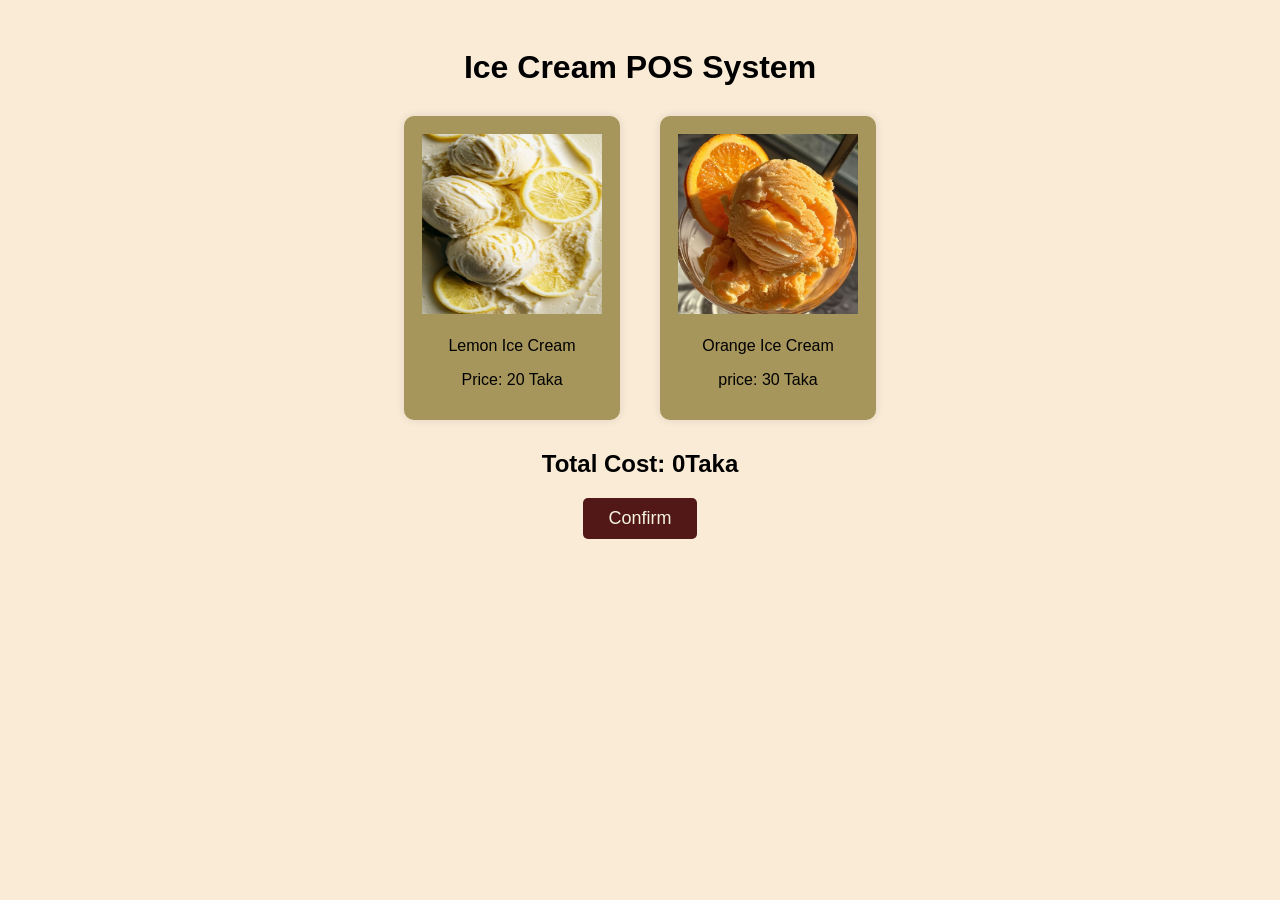
<file: POS System/index.html>
<!DOCTYPE html>
<html lang="en">
<head>
    <meta charset="UTF-8">
    <meta name="viewport" content="width=device-width, initial-scale=1.0">
    <title>IceCream POS System</title>
    <link rel="stylesheet" href="style.css">

</head>
<body>
    <h1>Ice Cream POS System </h1>
    <div class="container">
        <div class="item">
            <img src="images/lemon.jpg" alt="Lemon Ice Cream" onclick="addPrice(20)">
            <p>Lemon Ice Cream</p>
            <p>Price: 20 Taka</p>
        </div>
        <div class="item">
            <img src="images/orange.jpg" alt="Orange Ice Cream" onclick="addPrice(30)">
            <p>Orange Ice Cream</p>
            <p>price: 30 Taka</p>
        </div>
    </div>

    <div class="total">
        Total Cost: <span id="total">0</span>Taka
    </div>
    <button onclick="confirmOrder()">Confirm</button>
    <div id="message"></div>
   <script src="script.js"></script> 
</body>
</html>
</file>
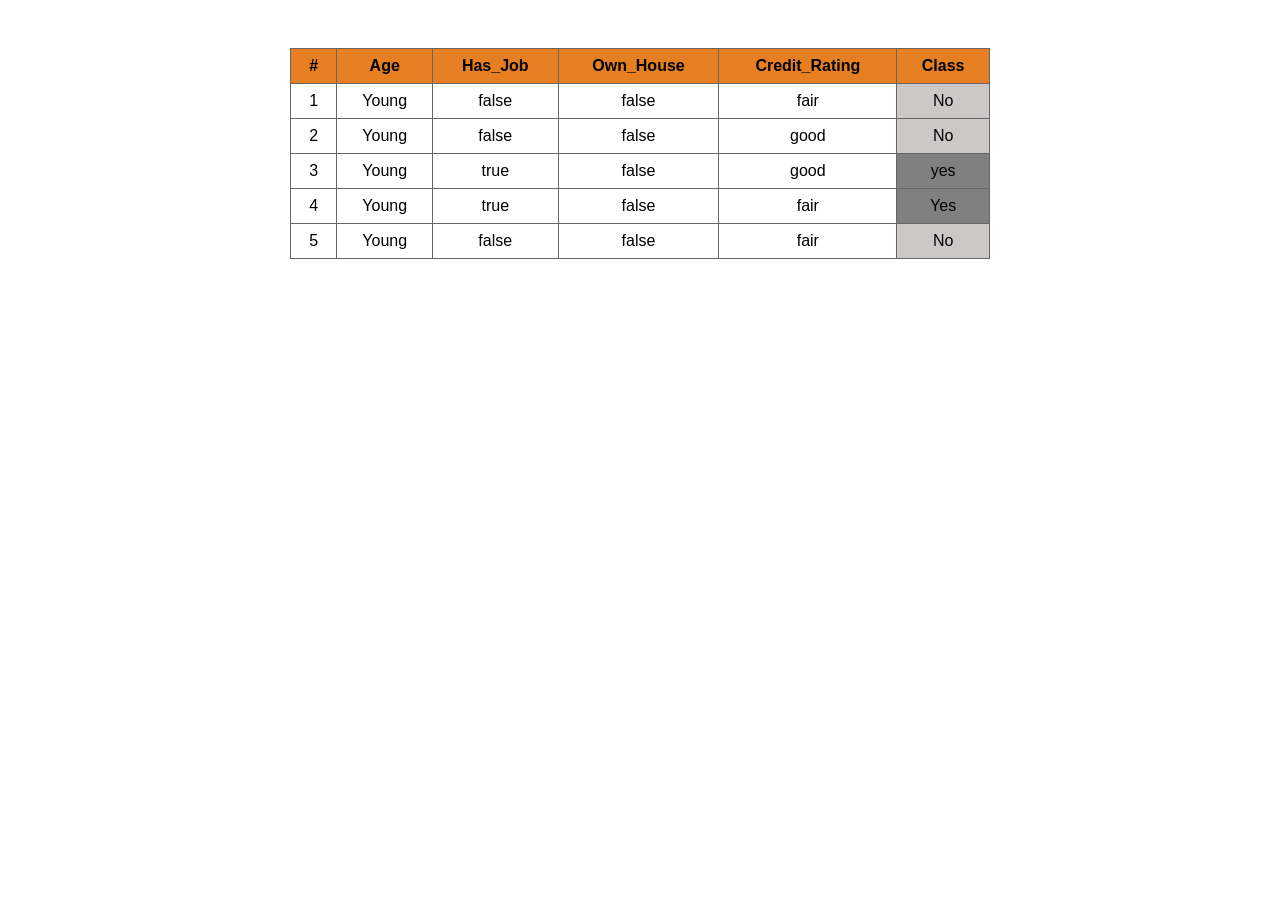
<file: Practise table /index.html>
<!DOCTYPE html>
<html lang="en">
<head>
    <meta charset="UTF-8">
    <meta name="viewport" content="width=device-width, initial-scale=1.0">
    <title>Document</title>
    <link rel="stylesheet" href="style.css">
</head>
<body>
    <table>
        <tr>
            <th>#</th>
            <th>Age</th>
            <th>Has_Job</th>
            <th>Own_House</th>
            <th>Credit_Rating</th>
            <th>Class</th>
        </tr>
        <tr>
            <td>1</td>
            <td>Young</td>
            <td>false</td>
            <td>false</td>
            <td>fair</td>
            <td class="no">No</td>
        </tr>
        <tr>
            <td>2</td>
            <td>Young</td>
            <td>false</td>
            <td>false</td>
            <td>good</td>
            <td class="no">No</td>
        </tr>

        <tr> 
            <td>3</td>
            <td>Young</td>
            <td>true</td>
            <td>false</td>
            <td>good</td>
            <td class="yes">yes</td>
        </tr>

        <tr>
            <td>4</td>
            <td>Young</td>
            <td>true</td>
            <td>false</td>
            <td>fair</td>
            <td class="yes">Yes</td>
        </tr>
        <tr>
            <td>5</td>
            <td>Young</td>
            <td>false</td>
            <td>false</td>
            <td>fair</td>
            <td class="no">No</td>
        </tr>


    </table>
</body>
</html>
</file>
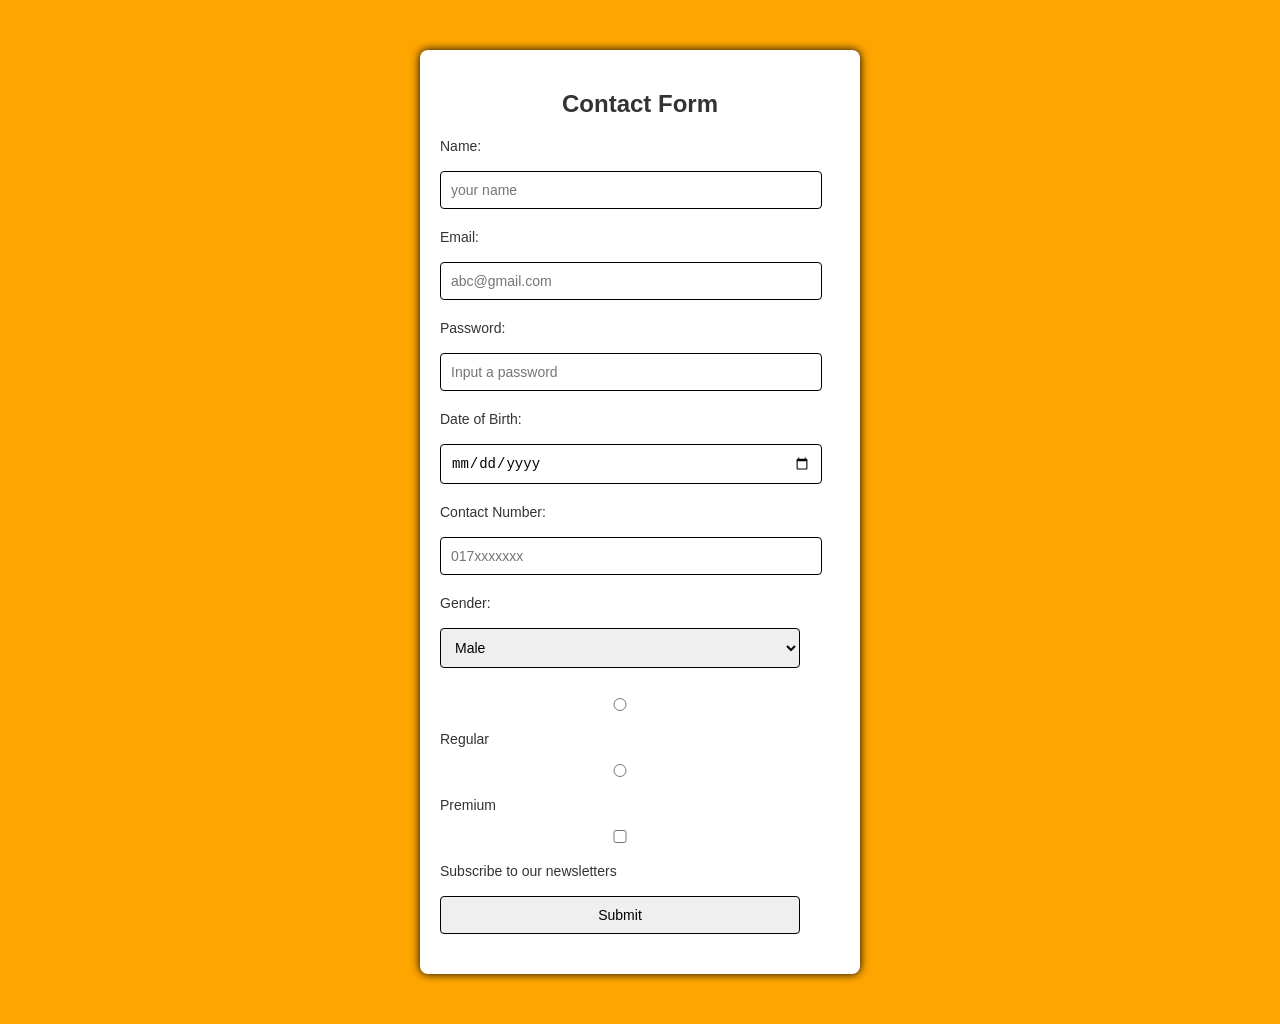
<file: simple_drafts/index.html>
<!DOCTYPE html>

<head>
    <link rel="stylesheet" href="style.css">
   <title>Registration Form</title>
</head>
<body>
    <div class="form-container">
        <h2>Contact Form</h2>
        <form action="">
            <label for="name">Name:</label>
            <input type="text" id="name" name="name" placeholder="your name" required>
            <label for="email">Email:</label>
            <input type="email" id="email" name="email" placeholder="abc@gmail.com" required>
            <label for="password">Password:</label>
            <input type="password" id="password" name="password" placeholder="Input a password" required>
            <label for="Date of Birth">Date of Birth:</label>
            <input type="date" id="birthdate" name="birthdate" required>
            <label for="phone">Contact Number:</label>
            <input type="tel" id="phone" name="phone" placeholder="017xxxxxxx" required>
            <label for="gender">Gender:</label>
            <select name="gender" id="gender">
                <option value="Male">Male</option>
                <option value="Female">Female</option>
                <option value="Other">Other</option>
            </select>
            <input type="radio" name="member"  id="member"><label for="">Regular</label>
            <input type="radio" name="member" id="member"><label for="Premium">Premium</label>
            <input type="checkbox"> <label for="newsletter">Subscribe to our newsletters</label>
            <input type="submit">

        </form>

    </div>
</body>
</html>
</file>
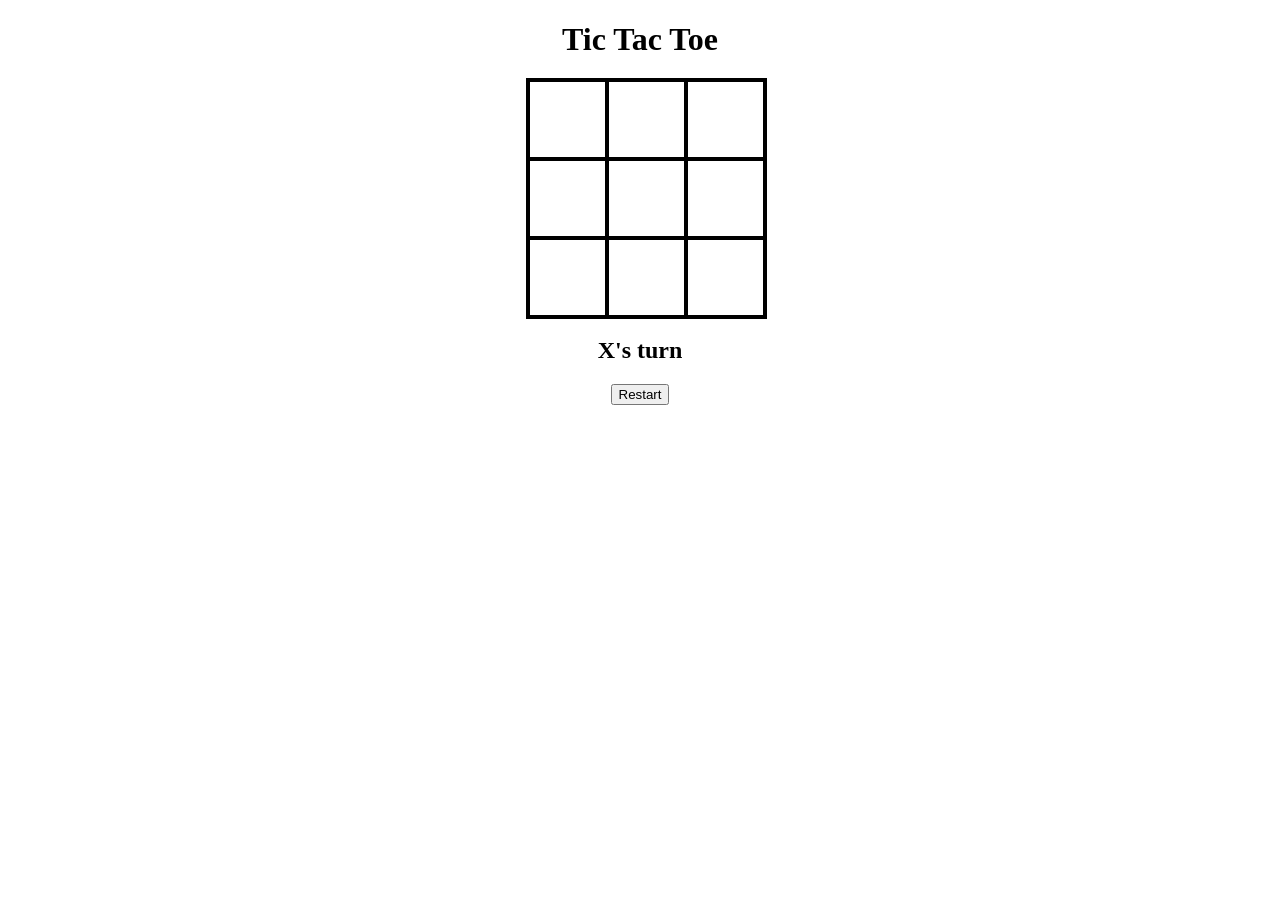
<file: tic tac toe/index.html>
<!DOCTYPE html>
<html lang="en">
<head>
    <meta charset="UTF-8">
    <meta http-equiv="X-UA-Compatible" content="IE=edge">
    <meta name="viewport" content="width=device-width, initial-scale=1.0">
    <title>Tic Tac Toe</title>
    <link rel="stylesheet" href="style.css">
</head>
<body>
    <div id="gameContainer">
        <h1>Tic Tac Toe</h1>
        <div id="cellContainer">
            <div cellIndex="0" class="cell"></div>
            <div cellIndex="1" class="cell"></div>
            <div cellIndex="2" class="cell"></div>
            <div cellIndex="3" class="cell"></div>
            <div cellIndex="4" class="cell"></div>
            <div cellIndex="5" class="cell"></div>
            <div cellIndex="6" class="cell"></div>
            <div cellIndex="7" class="cell"></div>
            <div cellIndex="8" class="cell"></div>
        </div>
        <h2 id="statusText"></h2>
        <button id="restartBtn">Restart</button>
    </div>
    <script src="script.js"></script>
</body>
</html>
</file>
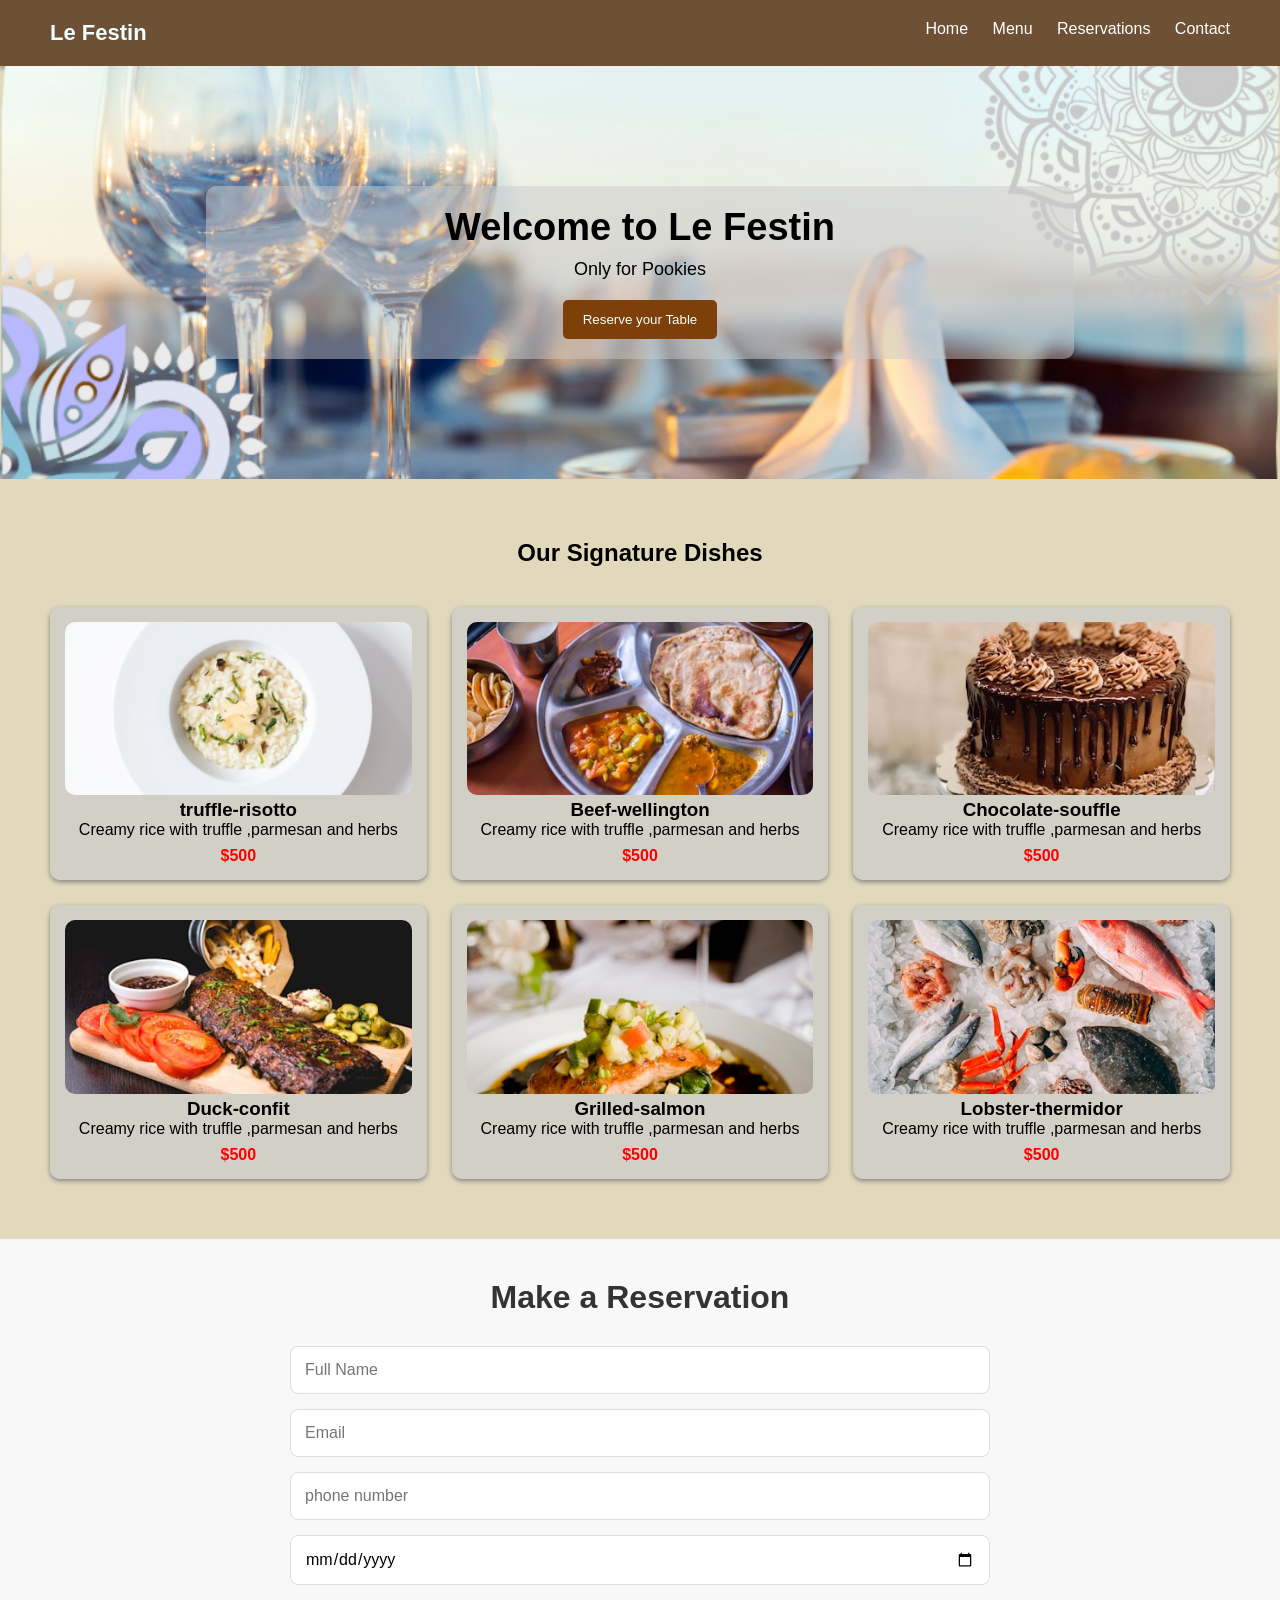
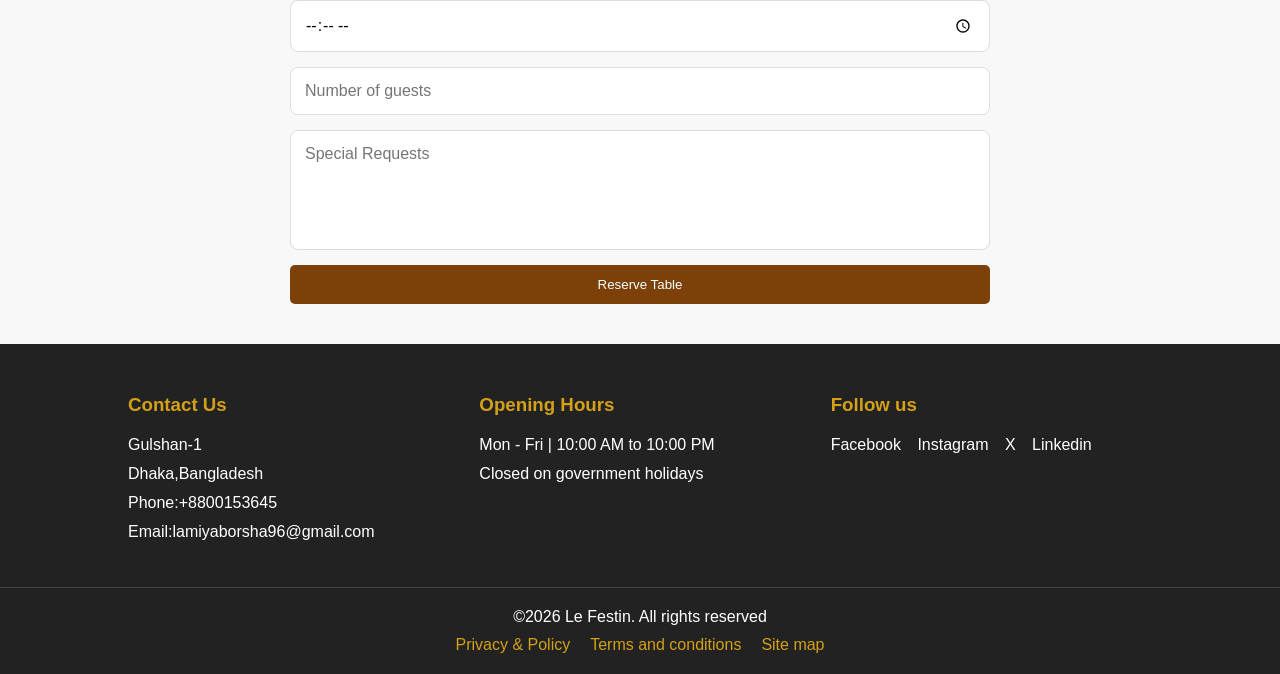
<file: web/index.html>
<!DOCTYPE html>
<html lang="en">
<head>
   
    <title>Le Festin</title>
    <link rel="stylesheet" href="style.css">

</head>
<body>
    <header class="navbar">
        <div class="logo">Le Festin</div>
        <nav>
            <a href="#">Home</a>
            <a href="#">Menu</a>
            <a href="#">Reservations</a>
            <a href="#">Contact</a>
                
        </nav>
    </header>
    <section class="hero">
        <div class="hero-content">
            <h1>Welcome to Le Festin</h1>
            <p>Only for Pookies</p>
            <button class="btn">Reserve your Table</button>
        </div>

    </section>

    <section class="Menu-section">
        <h2>Our Signature Dishes</h2>
        <div class="menu-grid">
           <div class="menu-card">
            <img src="images/truffle-risotto.jpg" alt="">
            <h3>truffle-risotto</h3>
            <p>Creamy rice with truffle ,parmesan and herbs</p>
            <span class="price">$500</span>
           </div>
           <div class="menu-card">
             <img src="images/beef-wellington.jpg" alt="">
            <h3>Beef-wellington</h3>
            <p>Creamy rice with truffle ,parmesan and herbs</p>
            <span class="price">$500</span>
           </div>
           <div class="menu-card"> <img src="images/chocolate-souffle.jpg" alt="">
            <h3>Chocolate-souffle</h3>
            <p>Creamy rice with truffle ,parmesan and herbs</p>
            <span class="price">$500</span>
        </div>
           <div class="menu-card">
             <img src="images/duck-confit.jpg" alt="">
            <h3>Duck-confit</h3>
            <p>Creamy rice with truffle ,parmesan and herbs</p>
            <span class="price">$500</span>
           </div>
           <div class="menu-card">
             <img src="images/grilled-salmon.jpg" alt="">
            <h3>Grilled-salmon</h3>
            <p>Creamy rice with truffle ,parmesan and herbs</p>
            <span class="price">$500</span>
           </div>
           <div class="menu-card">
             <img src="images/lobster-thermidor.jpg" alt="">
            <h3>Lobster-thermidor</h3>
            <p>Creamy rice with truffle ,parmesan and herbs</p>
            <span class="price">$500</span>
           </div>

        </div>


    </section>
    
   <section class="reservation-section">
    <h2>Make a Reservation</h2>

    <form class="reservation-form">
        <input type="text" placeholder="Full Name">
        <input type="email" placeholder="Email">
        <input type="tel" placeholder="phone number">
        <input type="date">
        <input type="time">
        <input type="number" placeholder="Number of guests">
        <textarea placeholder="Special Requests"></textarea>
        <button class="btn">Reserve Table</button>

    </form>
   </section>

   <footer class="footer">
    <div class="footer-container">
     <div class="footer-column">
        <h3>Contact Us</h3>
        <p>Gulshan-1  <br>Dhaka,Bangladesh</p> 
        <p>Phone:+8800153645</p>
        <p>Email:lamiyaborsha96@gmail.com</p>
    </div>
     <div class="footer-column">
        <h3>Opening Hours</h3>
        <p>Mon - Fri | 10:00 AM to 10:00 PM</p>
        <p>Closed on government holidays</p>
     </div>
     <div class="footer-column">
        <h3>Follow us</h3>
        <p> <a href="#">Facebook</a>
             <a href="#">Instagram</a>
             <a href="#">X</a>
             <a href="#">Linkedin</a>
        </p>
       
     </div>

    </div>
    <div class="footer-bottom">
        <p>&copy;2026 Le Festin. All rights reserved</p>
        <a href="#">Privacy & Policy</a><a href="#">Terms and conditions</a><a href="#">Site map</a>
    </div>
   </footer>

</body>
</html>
</file>
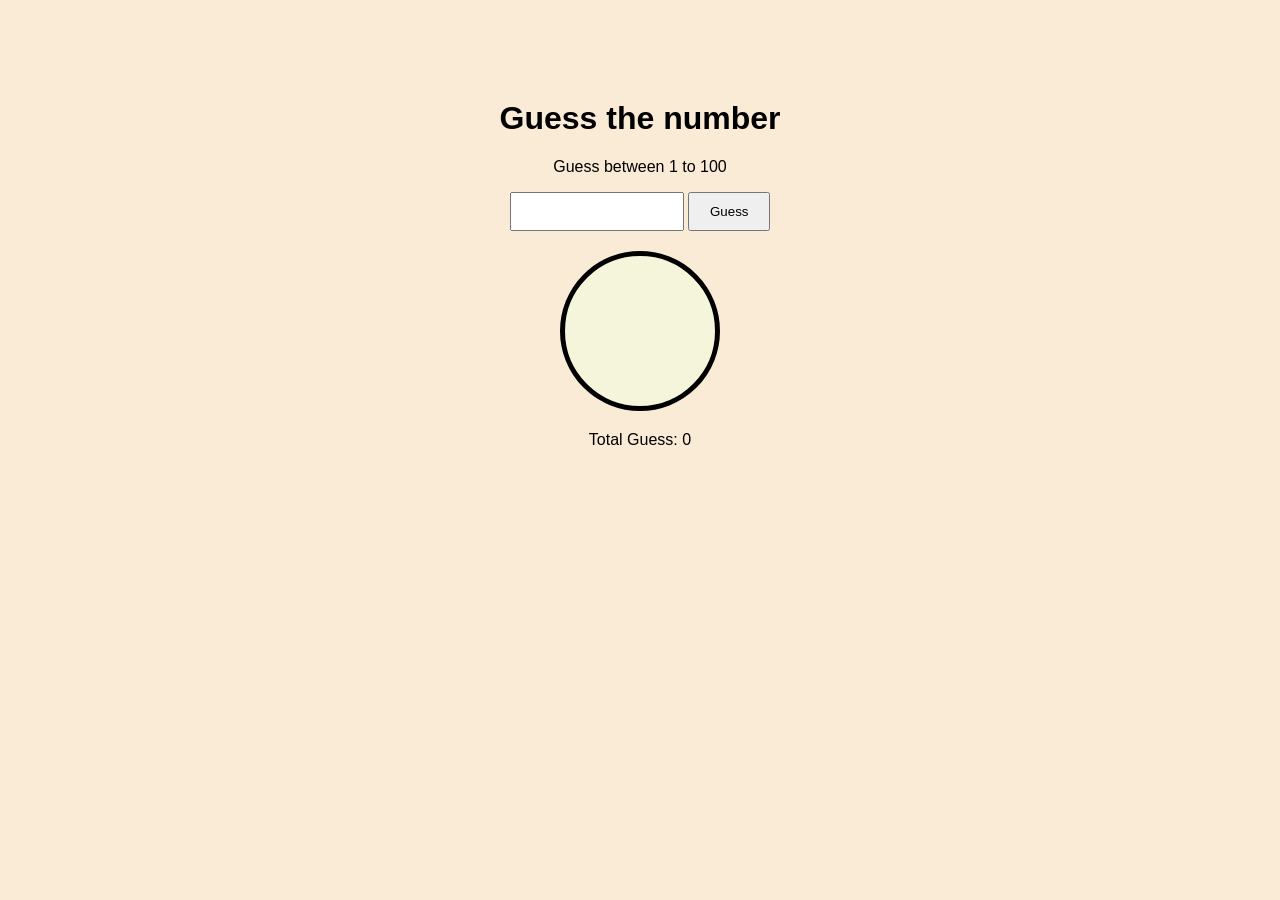
<file: Number Guessing Game/guessing game/index.html>
<!DOCTYPE html>
<html lang="en">
<head>
    <link rel="stylesheet" href="style.css">
    <title>Document</title>
</head>
<body>
    <div class="container">
        <h1>Guess the number</h1>
        <p>Guess between 1 to 100</p>
        <input type="number" id="guessInput">
        <button onclick="checkGuess()"> Guess </button>
        <h2 id="message"></h2>
        <div id="light"></div>
        <p>Total Guess: <span id="count">0</span></p>
    </div>
    <script src="script.js"></script>
</body>
</html>
</file>
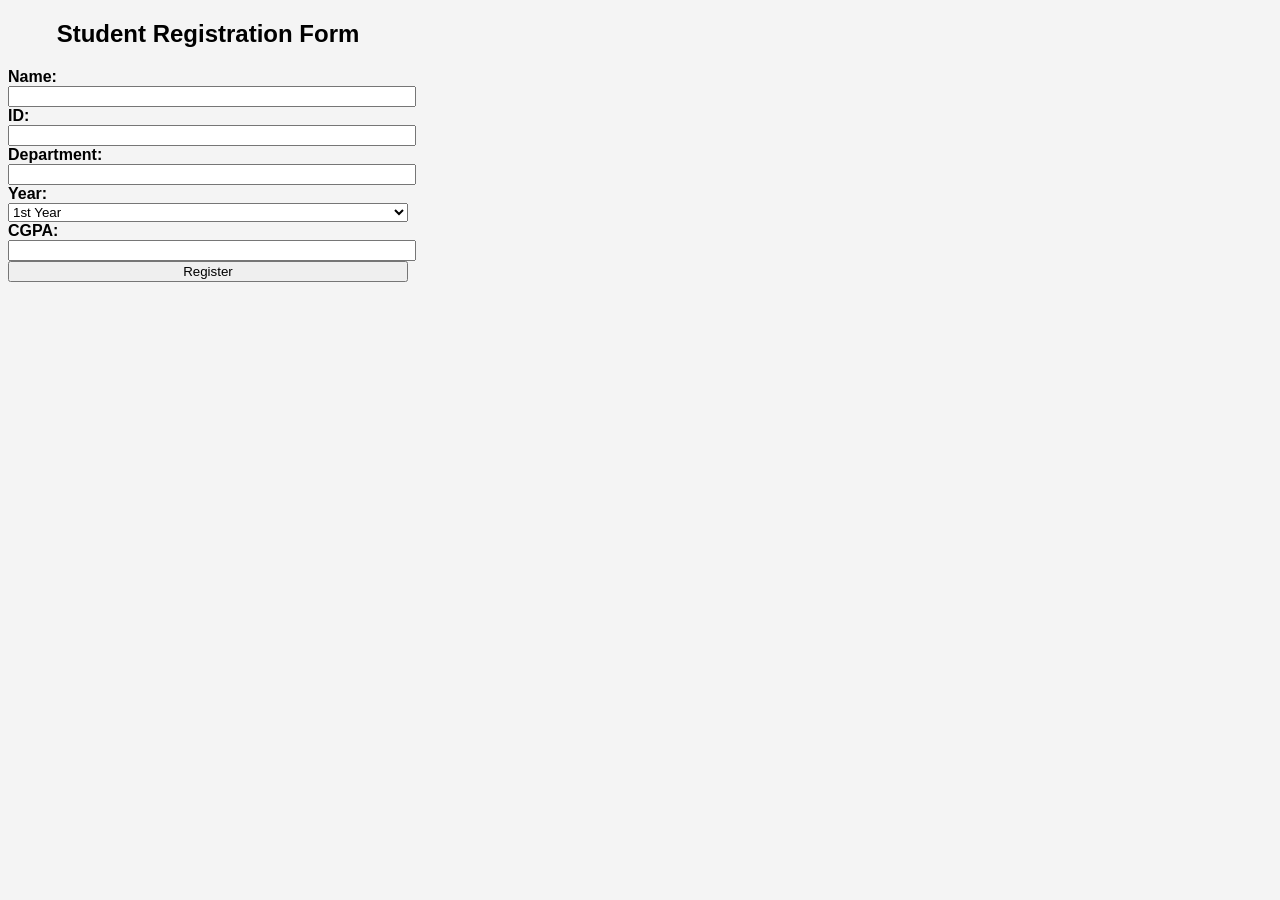
<file: Practise table /Registration form/index.html>
<!DOCTYPE html>
<head>
    <title>Registration Form</title>
    <link rel="stylesheet" href="style.css">
</head>
<body>
    <div class="container">
    <h2>Student Registration Form</h2>

    <form>
        <label for="name">Name:</label>
        <input type="text" id="name" name="name">

        <label for="id">ID:</label>
        <input type="text" id="id" name="id">

        <label for="department">Department:</label>
        <input type="text" id="department" name="department">

        <label for="year">Year:</label>
        <select id="year" name="year">
            <option>1st Year</option>
            <option>2nd Year</option>
            <option>3rd Year</option>
            <option>4th Year</option>
        </select>

        <label for="cgpa">CGPA:</label>
        <input type="text" id="cgpa" name="cgpa">

        <input type="submit" value="Register">
    </form>
</div>
</body>
</html>
</file>
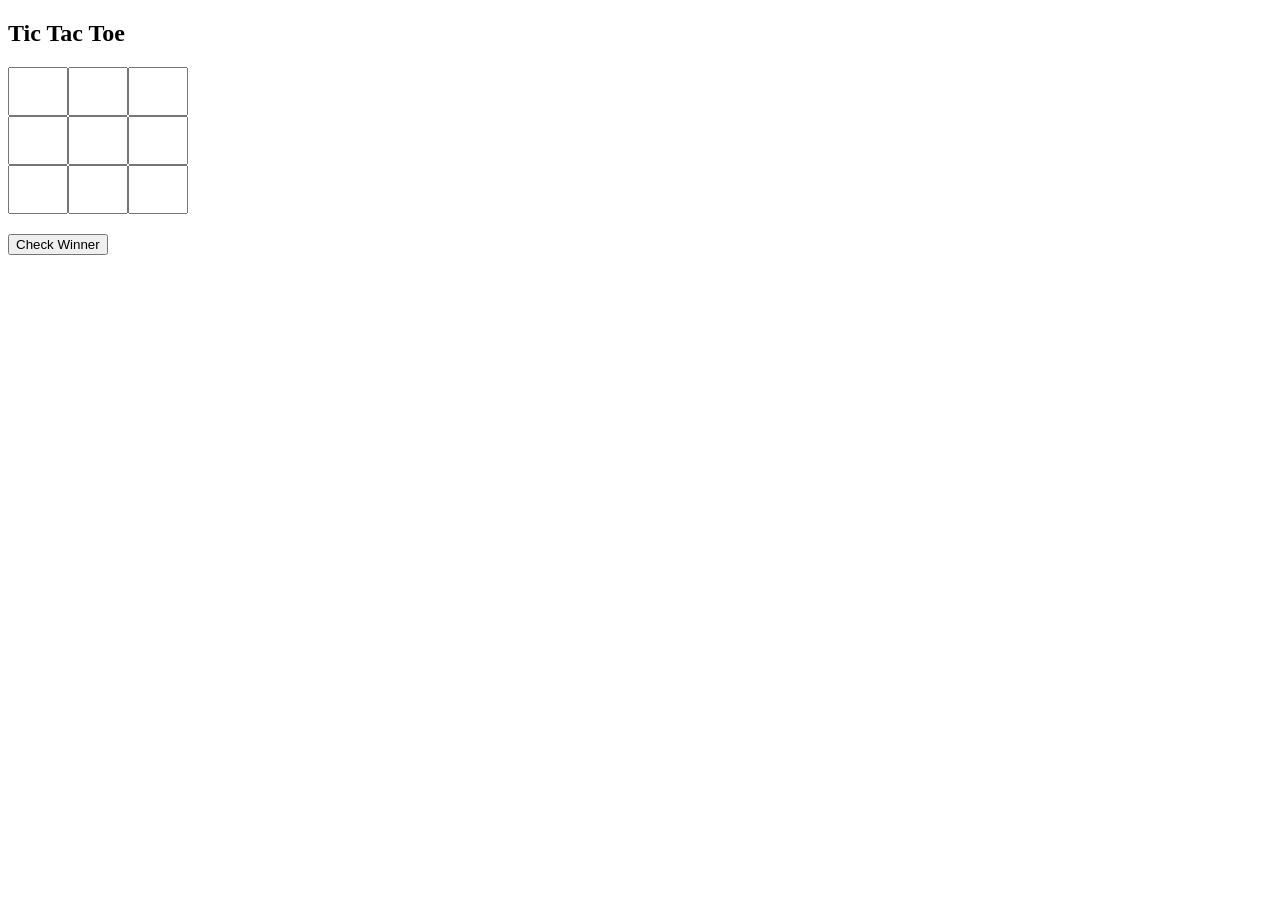
<file: tic tac toe/xm ready tic tac toe/index.html>
<!DOCTYPE html>
<html>
<head>
    <title>Tic Tac Toe</title>
    <link rel="stylesheet" href="style.css">
</head>
<body>

<h2>Tic Tac Toe</h2>

<div class="board">
    <input type="text" maxlength="1" class="cell">
    <input type="text" maxlength="1" class="cell">
    <input type="text" maxlength="1" class="cell">

    <input type="text" maxlength="1" class="cell">
    <input type="text" maxlength="1" class="cell">
    <input type="text" maxlength="1" class="cell">

    <input type="text" maxlength="1" class="cell">
    <input type="text" maxlength="1" class="cell">
    <input type="text" maxlength="1" class="cell">
</div>

<button onclick="checkWinner()">Check Winner</button>

<p id="result"></p>

<script src="script.js"></script>

</body>
</html>
</file>
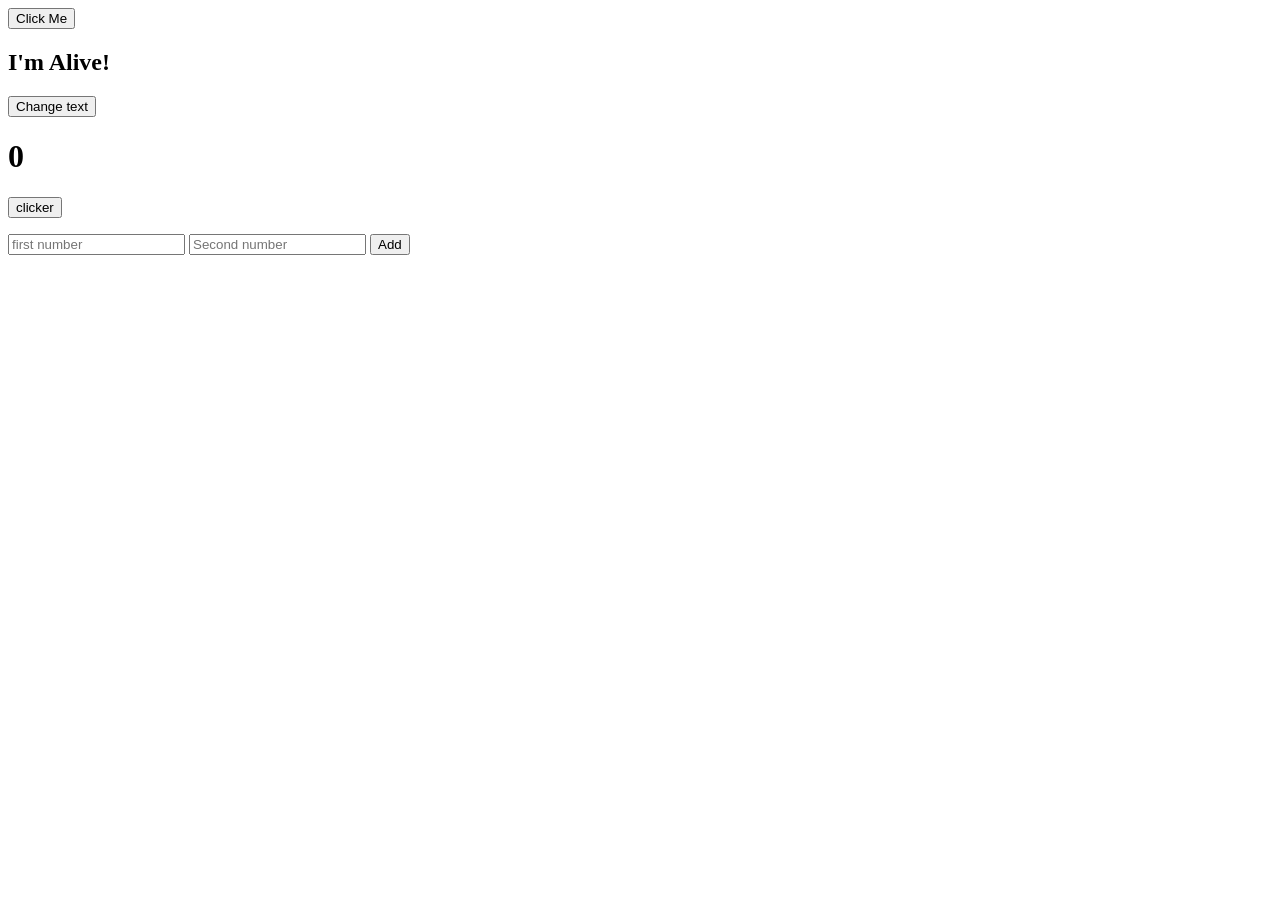
<file: simple_drafts/lecture3/JavaBasics/index.html>
<!DOCTYPE html>
<html lang="en">
<head>
    <meta charset="UTF-8">
    <meta name="viewport" content="width=device-width, initial-scale=1.0">
    <title>Document</title>
</head>
<body>

    <button onclick="showMessage()">Click Me</button>
    <h2 id="text">I'm Alive!</h2>
    <button onclick="toggleText()">Change text</button>
    <h1 id="clicker">0</h1>
    <button onclick="counter()">clicker</button>
    <p id="result"></p>
    <input type="number" id="num1" placeholder="first number">
    <input type="number" id="num2" placeholder="Second number">
    <button onclick="add()">Add</button>
    <script src="script.js"></script>


</body>
</html>
</file>
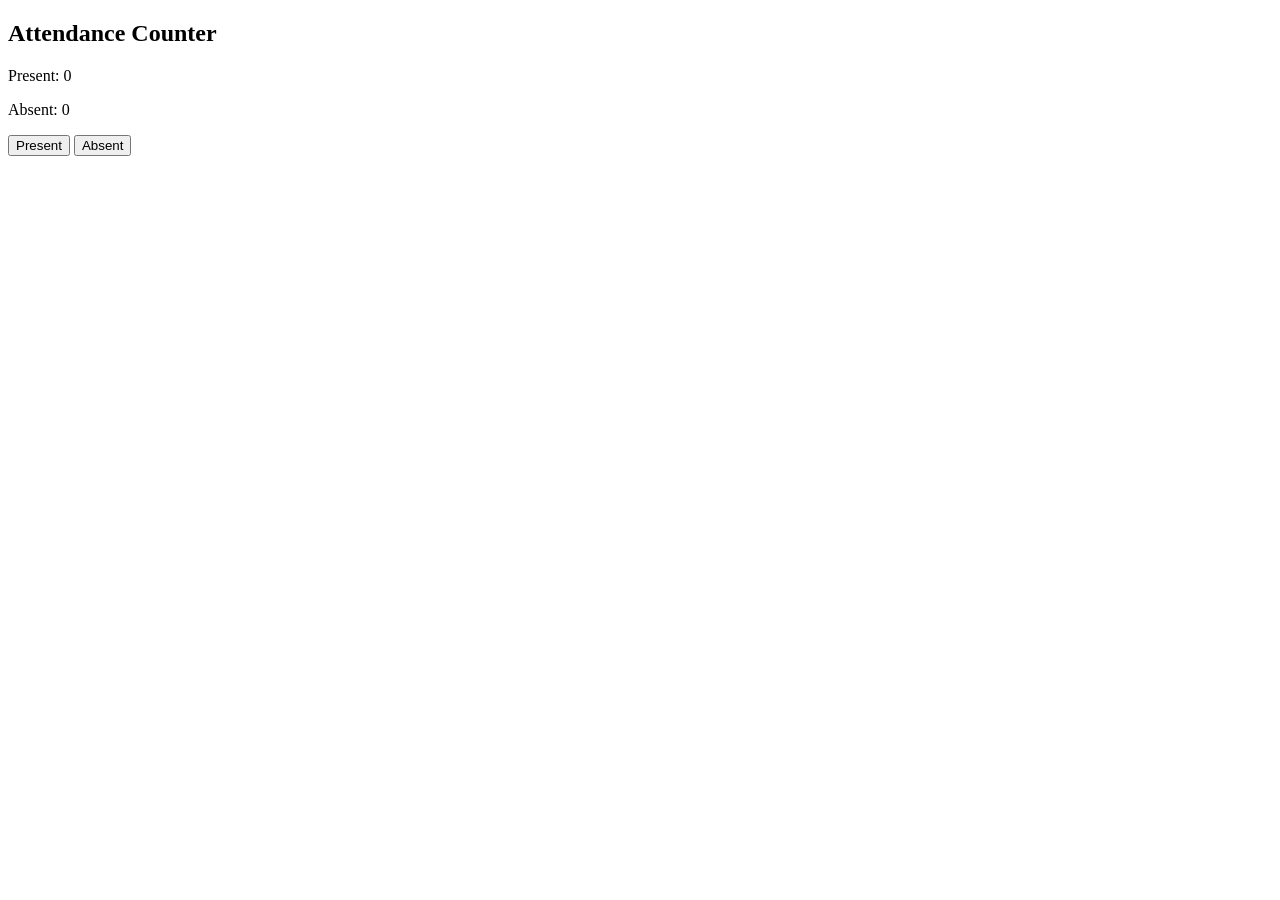
<file: final/attendance_counter.html>
<!DOCTYPE html>
<html>
<head>
    <title>Attendance Counter</title>
</head>
<body>

<h2>Attendance Counter</h2>

<p>Present: <span id="present">0</span></p>
<p>Absent: <span id="absent">0</span></p>

<button onclick="addPresent()">Present</button>
<button onclick="addAbsent()">Absent</button>

<script>
let present = 0;
let absent = 0;

function addPresent() {
    present++;
    document.getElementById("present").textContent = present;
}

function addAbsent() {
    absent++;
    document.getElementById("absent").textContent = absent;
}
</script>

</body>
</html>
</file>
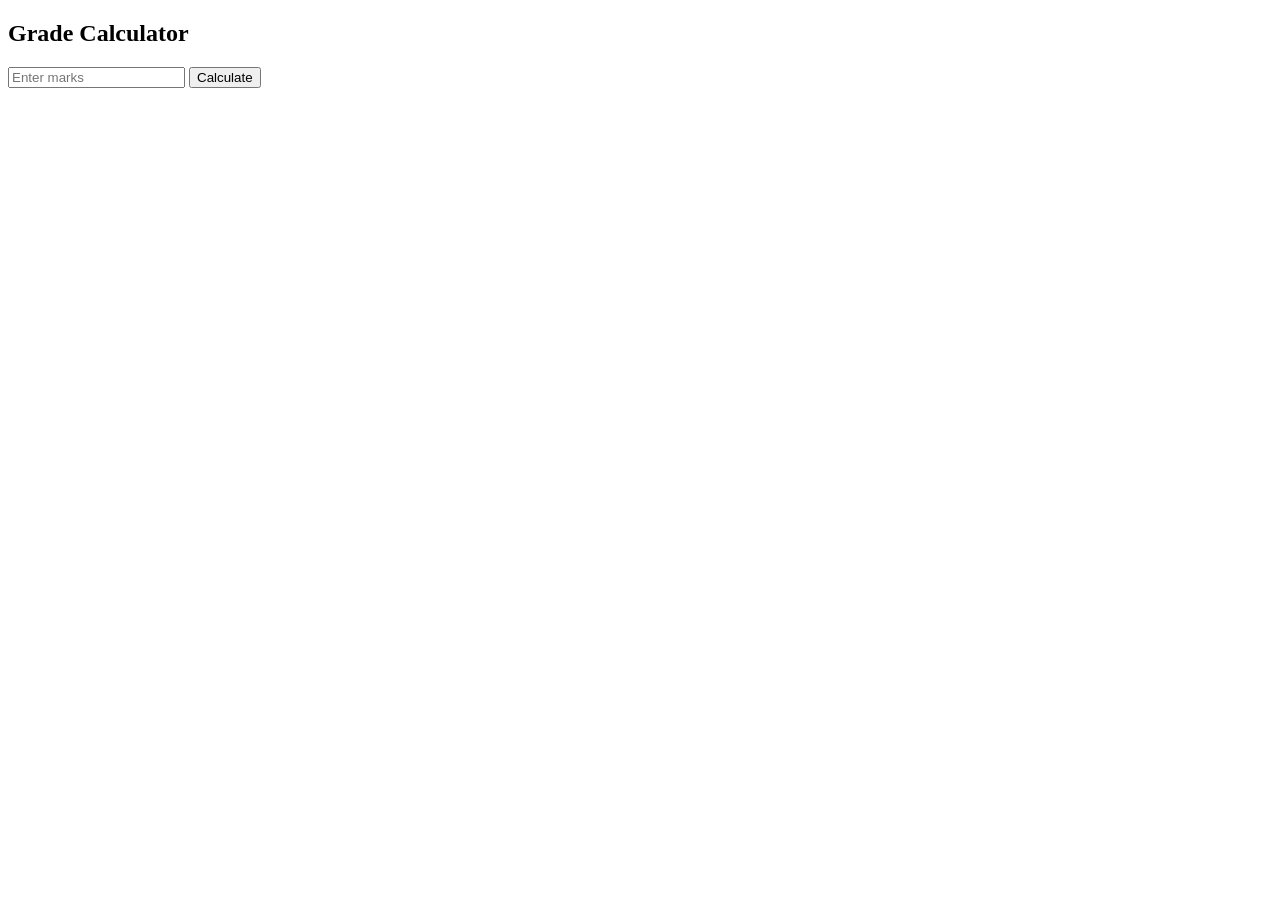
<file: final/grade_calculator.html>
<!DOCTYPE html>
<html>
<head>
    <title>Grade Calculator</title>
</head>
<body>

<h2>Grade Calculator</h2>

<input type="number" id="marks" placeholder="Enter marks">
<button onclick="calculateGrade()">Calculate</button>

<p id="result"></p>

<script>
function calculateGrade() {
    let marks = Number(document.getElementById("marks").value);
    let result = document.getElementById("result");

    if (marks < 0 || marks > 100 || isNaN(marks)) {
        result.textContent = "Invalid marks";
    }
    else if (marks >= 80) {
        result.textContent = "Grade: A+";
    }
    else if (marks >= 70) {
        result.textContent = "Grade: A";
    }
    else if (marks >= 60) {
        result.textContent = "Grade: B";
    }
    else if (marks >= 50) {
        result.textContent = "Grade: C";
    }
    else if (marks >= 40) {
        result.textContent = "Grade: D";
    }
    else {
        result.textContent = "Grade: F";
    }
}
</script>

</body>
</html>
</file>
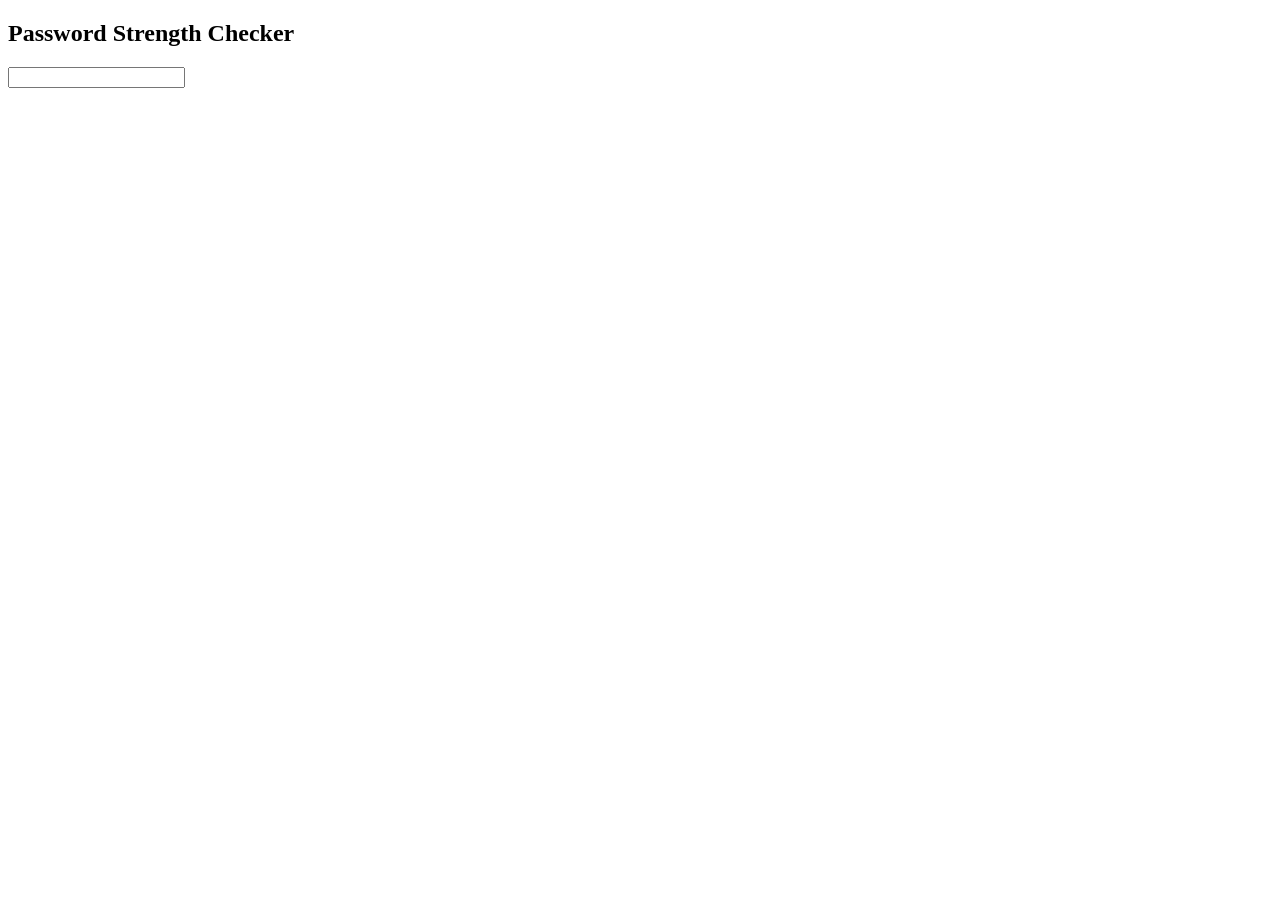
<file: final/password_strength_checker.html>
<!DOCTYPE html>
<html>
<head>
    <title>Password Strength Checker</title>
</head>
<body>

<h2>Password Strength Checker</h2>

<input type="password" id="password" oninput="checkStrength()">
<p id="result"></p>

<script>
function checkStrength() {
    let password = document.getElementById("password").value;
    let result = document.getElementById("result");

    if (password.length < 6) {
        result.textContent = "Weak";
    }
    else if (password.length < 10) {
        result.textContent = "Medium";
    }
    else if (
        /[A-Z]/.test(password) &&
        /[a-z]/.test(password) &&
        /[0-9]/.test(password) &&
        /[^A-Za-z0-9]/.test(password)
    ) {
        result.textContent = "Strong";
    }
    else {
        result.textContent = "Medium";
    }
}
</script>

</body>
</html>
</file>
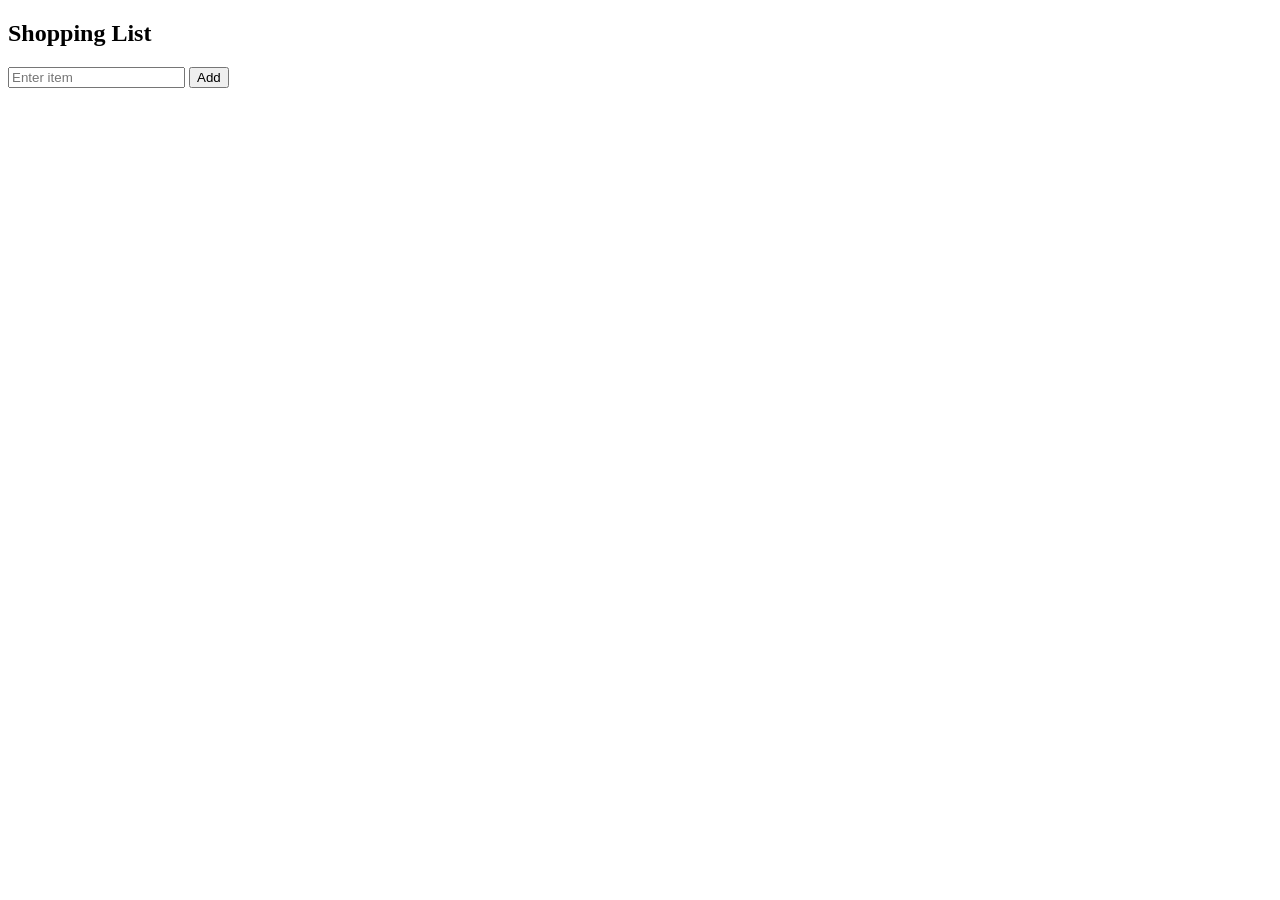
<file: final/shopping_list.html>
<!DOCTYPE html>
<html>
<head>
    <title>Shopping List</title>
</head>
<body>

<h2>Shopping List</h2>

<input type="text" id="item" placeholder="Enter item">
<button onclick="addItem()">Add</button>

<ul id="list"></ul>

<script>
function addItem() {
    let input = document.getElementById("item");
    let item = input.value;

    if (item === "") {
        alert("Please enter an item");
        return;
    }

    let li = document.createElement("li");
    li.textContent = item + " ";

    let button = document.createElement("button");
    button.textContent = "Remove";

    button.onclick = function() {
        li.remove();
    };

    li.appendChild(button);
    document.getElementById("list").appendChild(li);

    input.value = "";
}
</script>

</body>
</html>
</file>
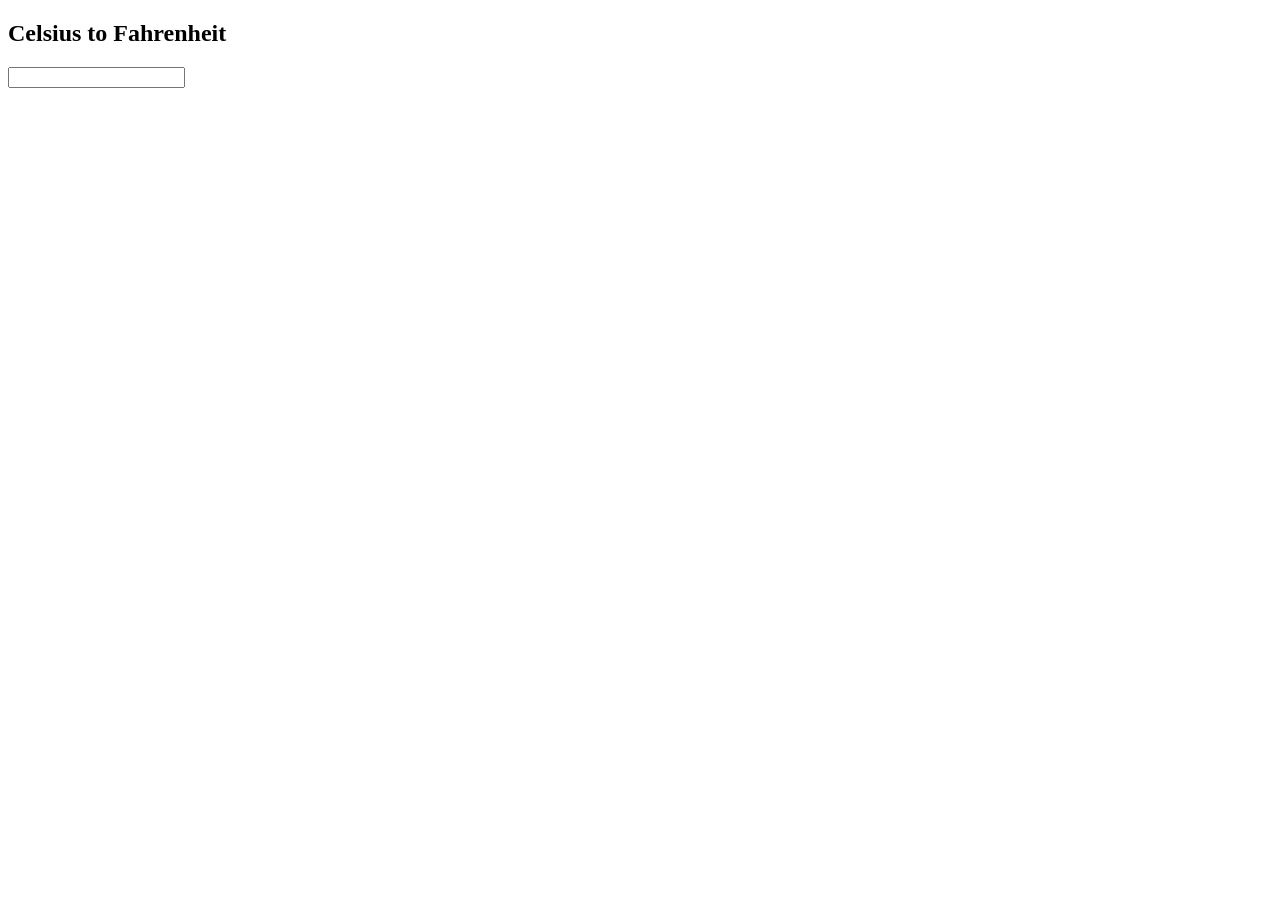
<file: final/temprature_converter.html>
<!DOCTYPE html>
<html>
<head>
    <title>Temperature Converter</title>
</head>
<body>

<h2>Celsius to Fahrenheit</h2>

<input type="number" id="celsius" oninput="convertTemp()">

<p id="result"></p>

<script>
function convertTemp() {
    let celsius = document.getElementById("celsius").value;
    let result = document.getElementById("result");

    if (celsius === "") {
        result.textContent = "";
        return;
    }

    let fahrenheit = (celsius * 9 / 5) + 32;

    result.textContent = "Fahrenheit: " + fahrenheit;
}
</script>

</body>
</html>
</file>
<file: POS System/style.css>
body {
    font-family: Arial, Helvetica, sans-serif;
    text-align: center;
    background-color: antiquewhite;
    padding: 20px;
}

h1 {
    color: black;
}

.container {
    display: flex;
    justify-content: center;
    gap: 40px;
    margin: 30px 0;

}

.item {
    background: rgb(166, 150, 91);
    padding: 15px;
    border-radius: 10px;
    box-shadow: 0 0 10px rgba(0, 0, 0, 0.1);

}

.item img {
    width: 180px;
    height: 180px;
    cursor: pointer;
    border: 3px solid transparent;
    transition: 0.3s;
}

.item img:hover {
    border-color: rgb(40, 34, 34);

}
 .total {
    font-size: 24px ;
    margin: 20px;
    font-weight: bold;

 }

 button {
    padding: 10px 25px;
    font-size: 18px;
    background-color: rgb(82, 23, 23);
    color: beige;
    border: none;
    border-radius: 5px;
    cursor: pointer;
 }

 button:hover{
    background-color: darkred;
 }

#message {
    margin-top: 25px;
    font-size: 22px;
    color: rgb(28, 41, 69);
    font-weight: bold;
 }
</file>
<file: Practise table /style.css>
body{ 
    font-family: Arial, Helvetica, sans-serif;
    padding: 20px;
}

table{
    border-collapse: collapse;
    width: 700px;
    margin: 20px auto;
    text-align: center;
}

th, td {
    border: 1px solid #666;
    padding: 8px 12px;
}

th{
    background-color:#e67e22;
    color: black;
    font-weight: bold;
}

.yes{ 
    background-color: gray;
}

.no{
    background-color: rgb(205, 200, 200);
}
</file>
<file: simple_drafts/style.css>
body{
    font-family: Arial, Helvetica, sans-serif;
    background-color: orange;
    margin: 0;
    padding: 0;
}

h2{
    text-align: center;
    color: #333;
}

.form-container{
    width: 400px;
    margin: 50px auto;
    padding: 20px;
    background-color: white;
    box-shadow: 0 0 10px black;
    border-radius: 8px;
}

label{
    font-size: 14px;
    margin-bottom:7px ;
    color: #333;
    display: block;
}

input,select{
    width: 90%;
    padding: 10px;
    margin: 10px 0 20px 0;
    border: 1px solid;
    border-radius: 4px;
    font-size: 14px;
}

input[type="radio"],
input[type="checkbox"] {
  vertical-align: middle;
}

label {
  vertical-align: middle;
}
</file>
<file: tic tac toe/style.css>
.cell{
    width: 75px;
    height: 75px;
    border: 2px solid;
    box-shadow: 0 0 0 2px;
    line-height: 75px;
    font-size: 50px;
    cursor: pointer;
}
#gameContainer{
    font-family: "Permanent Marker", cursive;
    text-align: center;
}
#cellContainer{
    display: grid;
    grid-template-columns: repeat(3, auto);
    width: 225px;
    margin: auto;
}
</file>
<file: web/style.css>
*{
    margin: 0;
    padding: 0;
    box-sizing:border-box;
    font-family: Arial, Helvetica, sans-serif;
}
body{
    background-color:#E1D9BC;
    color: black;

}



.navbar{

    display: flex;
    justify-content: space-between;
    padding: 20px 50px;
    background: #6E5034;
    box-shadow: 0 2px 5px gray;
}

.navbar .logo{
    font-size: 22px;
    font-weight: bold;
    color: azure;
}

nav a{
    margin-left: 20px;
    text-decoration: none;
    color: white;
}

.hero{
    text-align:center ;
    padding: 120px 20px;
    background-image:url('hero.png') ;
    background-size: cover;
    background-position: center;
    background-repeat: no-repeat;
}

.hero-content{
    background-color:rgba(204, 204, 204, 0.5);
    margin: auto;
    padding: 20px;
    width: 70%;
    border-radius: 10px;
}
.hero h1{
    font-size: 38px;
    margin-bottom: 10px;

}
.hero p{
    font-size: 18px;
    margin-bottom: 20px;
}
.btn{
    background-color: #7d4008;
    color: azure;
    padding: 12px 20px;
    border: none;
    border-radius: 5px;
    cursor: pointer;
}

.Menu-section{
    padding: 60px 50px;
}
.Menu-section h2{
    text-align: center;
    margin-bottom: 40px;

}
.menu-grid{
    display: grid;
    gap: 25px;
    grid-template-columns: repeat(3, 1fr);
}
.menu-card{
    background: rgba(204,204,204, 0.7);
    
    padding: 15px;
    border-radius: 10px;
    box-shadow: 0 2px 5px gray;
    text-align: center;
}
.menu-card img{
    width: 100%;
    border-radius: 10px;
}
.price{
    display: block;
    margin-top: 8px;
    font-weight: bold;
    color: red;
}


.reservation-section {
    background: #f8f8f8;
    padding: 60px 10%;
    text-align: center;
}

.reservation-section h2 {
    font-size: 2.5rem;
    margin-bottom: 30px;
    color: #333;
}

.reservation-form {
    max-width: 700px;
    margin: auto;
    display: grid;
    gap: 15px;
}

.reservation-form input,
.reservation-form textarea {
    width: 100%;
    padding: 14px;
    border: 1px solid #ddd;
    border-radius: 8px;
    font-size: 16px;
    outline: none;
    transition: 0.3s;
}

.reservation-form input:focus,
.reservation-form textarea:focus {
    border-color: #d4a017;
    box-shadow: 0 0 8px rgba(212, 160, 23, 0.3);
}

.reservation-form textarea {
    resize: none;
    height: 120px;
}

.footer {
    background: #222;
    color: white;
    padding-top: 50px;
}

.footer-container {
    display: flex;
    justify-content: space-between;
    flex-wrap: wrap;
    gap: 30px;
    padding: 0 10% 40px;
}

.footer-column {
    flex: 1;
    min-width: 220px;
}

.footer-column h3 {
    margin-bottom: 15px;
    color: #d4a017;
}

.footer-column p {
    line-height: 1.8;
}

.footer-column a {
    display: inline-block;
    color: #fff;
    text-decoration: none;
    margin-right: 12px;
    transition: 0.3s;
}

.footer-column a:hover {
    color: #d4a017;
}

.footer-bottom {
    text-align: center;
    border-top: 1px solid #444;
    padding: 20px;
}

.footer-bottom p {
    margin-bottom: 10px;
}

.footer-bottom a {
    color: #d4a017;
    text-decoration: none;
    margin: 0 10px;
}

.footer-bottom a:hover {
    text-decoration: underline;
}

.reservation-section {
    padding: 40px 5%;
}
.reservation-section h2 {
    font-size: 2rem
}
</file>
<file: Number Guessing Game/guessing game/style.css>
body{
    font-family: Arial, Helvetica, sans-serif;
    text-align: center;
    background-color: antiquewhite;

}

.container {
    margin-top: 100px;

}

input{
    padding: 10px;
    width: 150px;
}

button {
    padding: 10px 20px;
    cursor: pointer;
}

#light {
    width: 150px;
    height: 150px;
    border-radius: 50%;
    background-color: beige;
    margin: 20px auto;
    border: 5px solid rgb(0, 0, 0) ;
    transition: 0.5s;
}
</file>
<file: Practise table /Registration form/style.css>
body {
            font-family: Arial, sans-serif;
            background-color: #f4f4f4;
        }

        .container {
            width: 400px;
           height: 400px ;
          
        }

        h2 {
            text-align: center;
        }

        label {
            font-weight: bold;
        }

        input, select {
            width: 100%;
            height: 100%;
           
        }
</file>
<file: tic tac toe/xm ready tic tac toe/style.css>
.board {
    display: grid;
    grid-template-columns: repeat(3, 60px); 
}

.cell {
    padding: 8px 12px;
    text-align: center;
    font-size: 25px;
}

button {
    margin-top: 20px;
}
</file>
